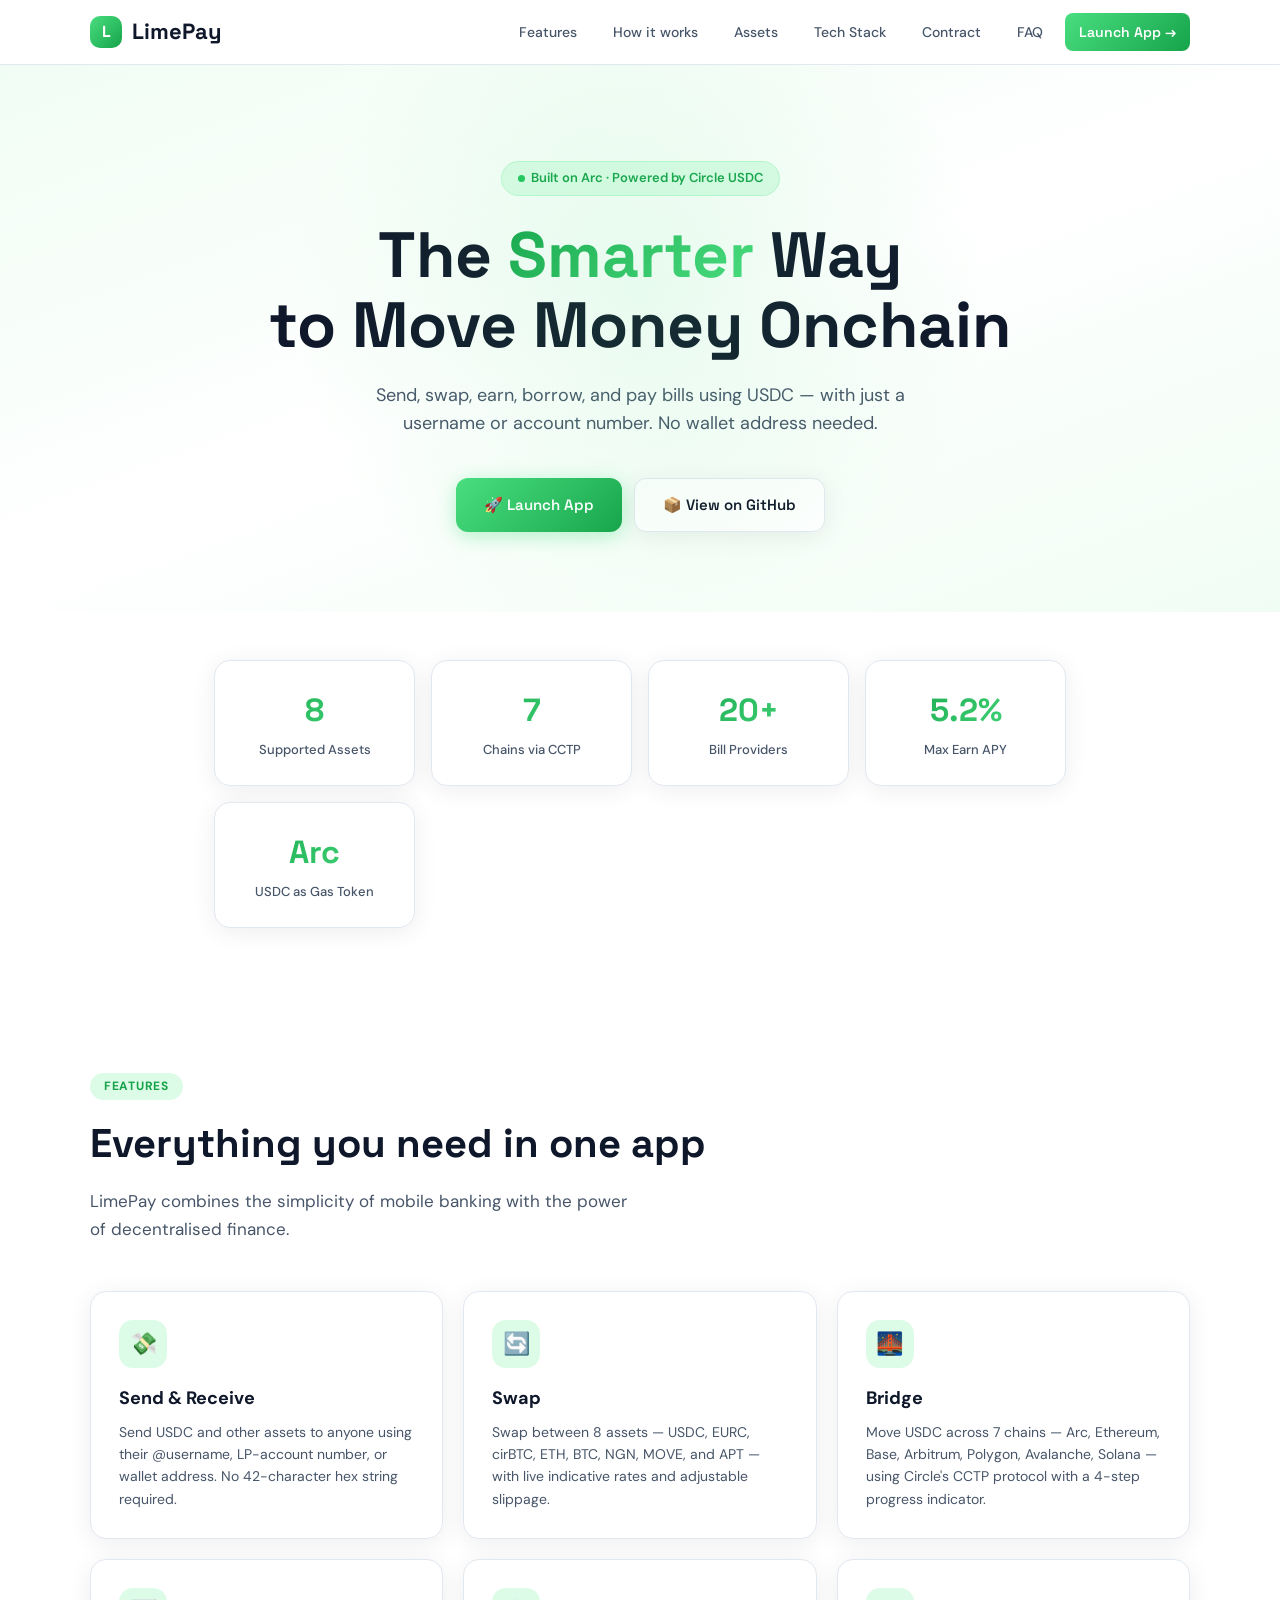
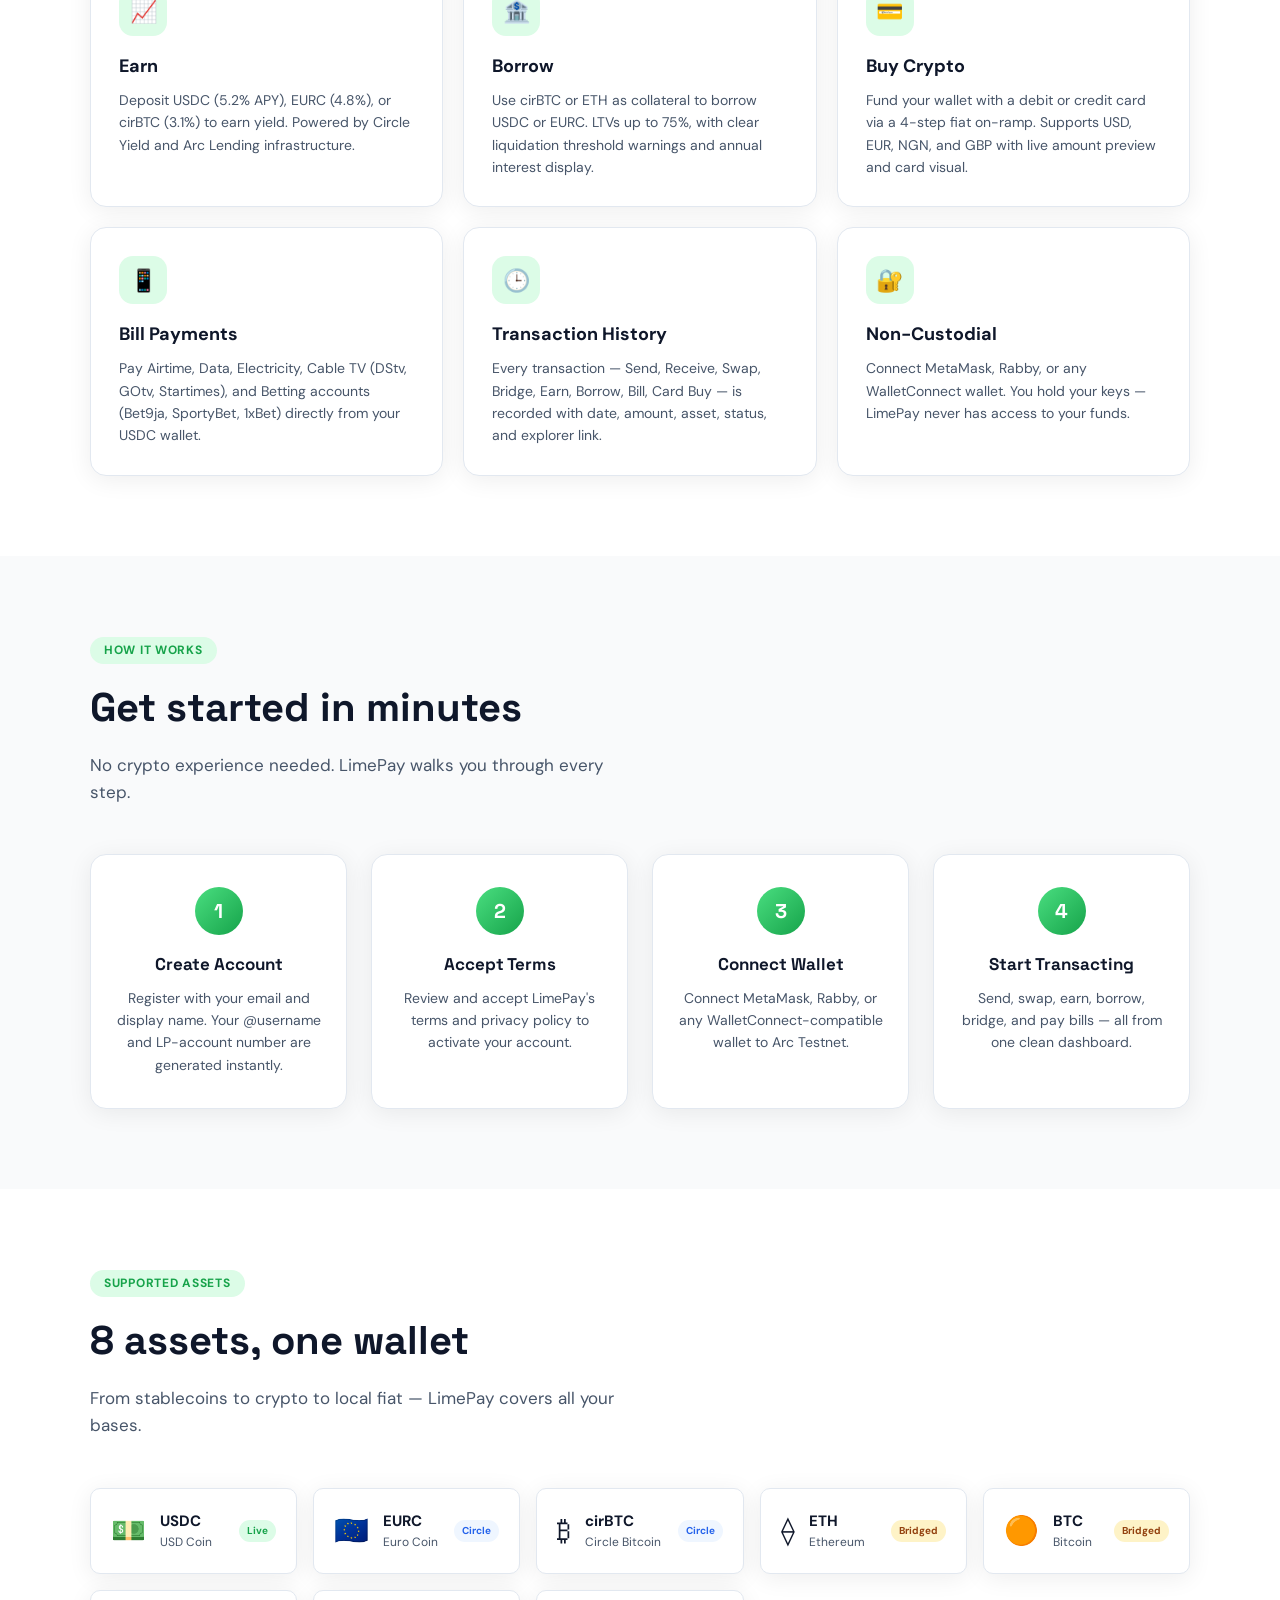
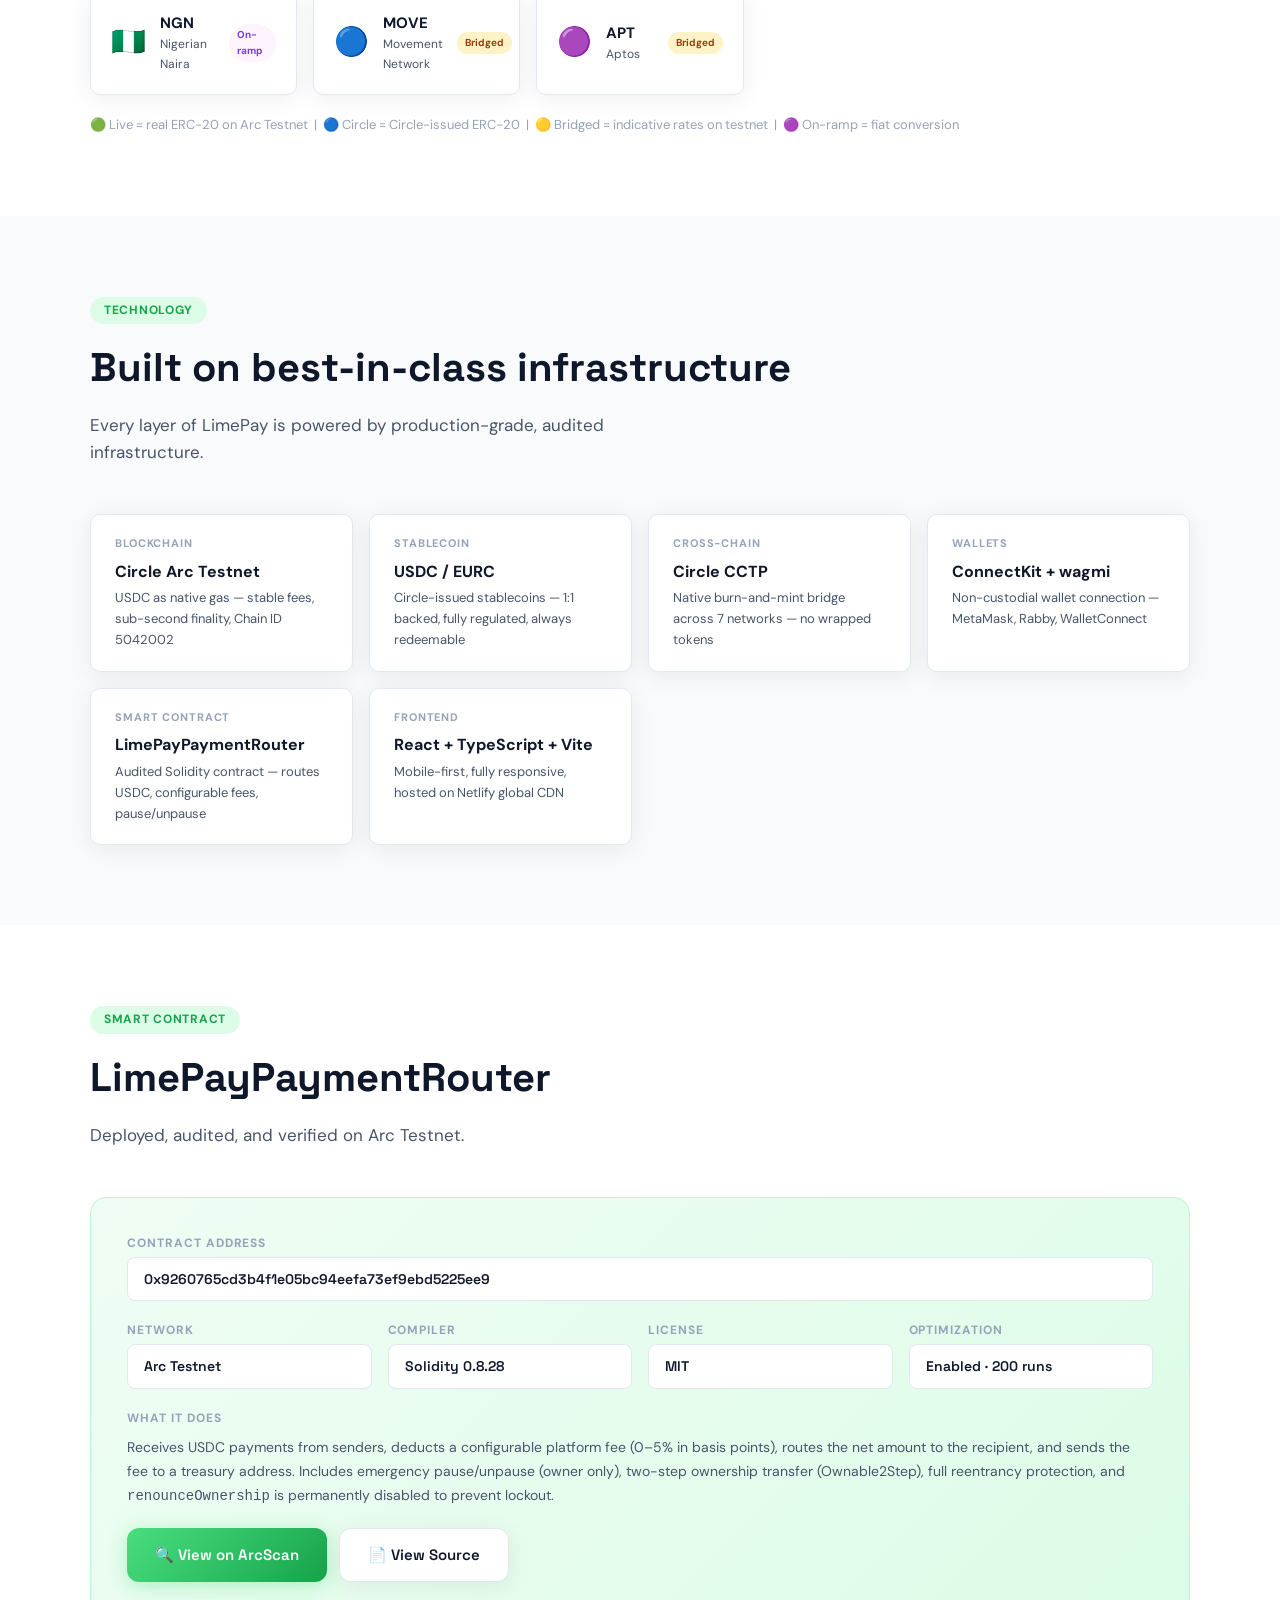
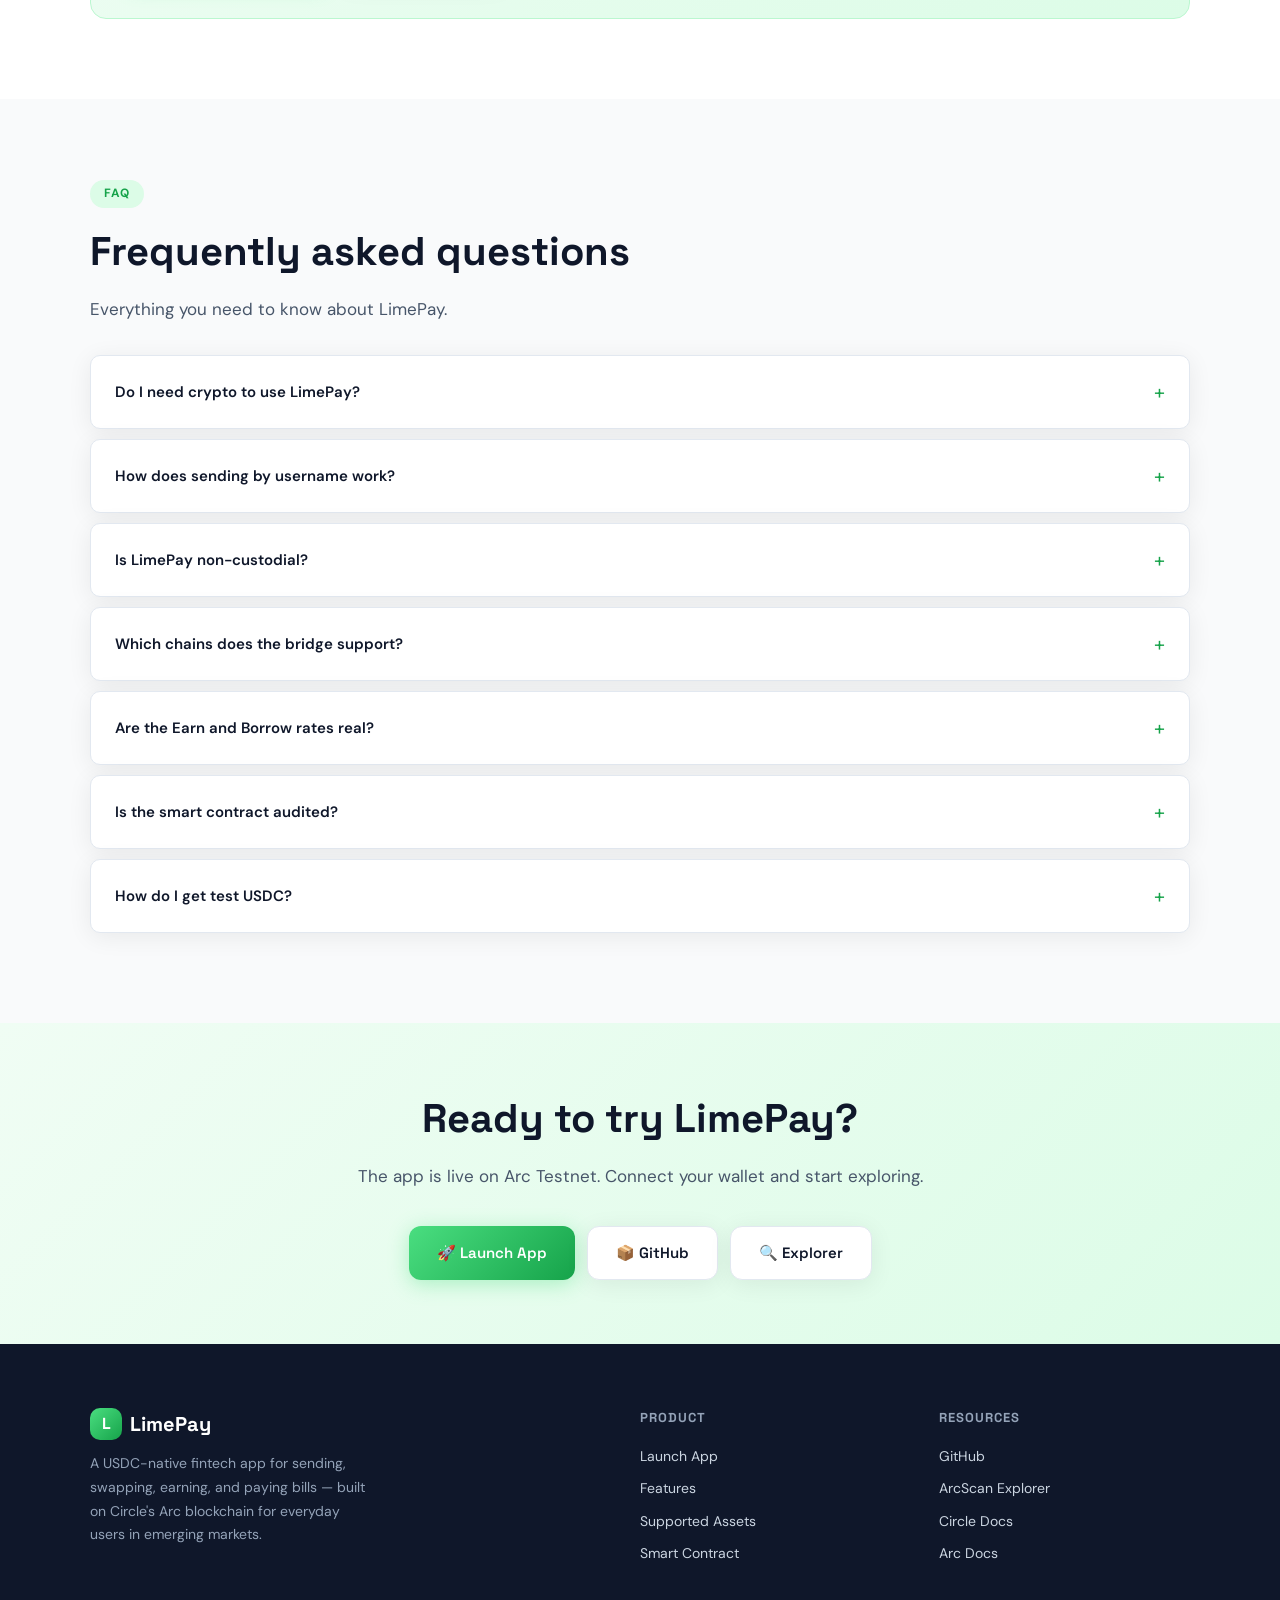
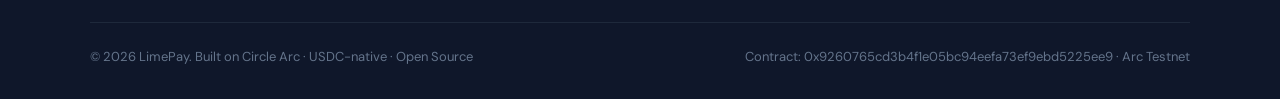
<file: public/docs.html>
<!DOCTYPE html>
<html lang="en">
<head>
  <meta charset="UTF-8" />
  <meta name="viewport" content="width=device-width, initial-scale=1.0" />
  <title>LimePay — Documentation</title>
  <link rel="preconnect" href="https://fonts.googleapis.com" />
  <link rel="preconnect" href="https://fonts.gstatic.com" crossorigin />
  <link href="https://fonts.googleapis.com/css2?family=Space+Grotesk:wght@400;500;600;700&family=DM+Sans:wght@400;500;600&display=swap" rel="stylesheet" />
  <style>
    *, *::before, *::after { box-sizing: border-box; margin: 0; padding: 0; }

    :root {
      --green: #4ade80;
      --green-dark: #16a34a;
      --green-mid: #22c55e;
      --green-soft: #dcfce7;
      --green-glow: rgba(74,222,128,0.15);
      --bg: #ffffff;
      --bg2: #f9fafb;
      --bg3: #f0fdf4;
      --text: #0f172a;
      --text2: #475569;
      --text3: #94a3b8;
      --border: #e2e8f0;
      --shadow: 0 4px 24px rgba(0,0,0,0.07);
      --shadow-lg: 0 8px 40px rgba(0,0,0,0.10);
      --radius: 16px;
      --radius-sm: 10px;
    }

    html { scroll-behavior: smooth; }

    body {
      font-family: 'DM Sans', sans-serif;
      background: var(--bg);
      color: var(--text);
      line-height: 1.6;
      font-size: 16px;
    }

    h1,h2,h3,h4 { font-family: 'Space Grotesk', sans-serif; }

    a { color: var(--green-dark); text-decoration: none; }
    a:hover { text-decoration: underline; }

    /* ── NAV ── */
    nav {
      position: sticky; top: 0; z-index: 100;
      background: rgba(255,255,255,0.92);
      backdrop-filter: blur(12px);
      border-bottom: 1px solid var(--border);
      padding: 0 24px;
    }
    .nav-inner {
      max-width: 1100px; margin: 0 auto;
      display: flex; align-items: center; justify-content: space-between;
      height: 64px;
    }
    .logo {
      display: flex; align-items: center; gap: 10px;
      font-family: 'Space Grotesk', sans-serif;
      font-size: 22px; font-weight: 700; color: var(--text);
    }
    .logo-dot {
      width: 32px; height: 32px; border-radius: 10px;
      background: linear-gradient(135deg, #4ade80, #16a34a);
      display: flex; align-items: center; justify-content: center;
      font-size: 16px; font-weight: 800; color: white;
    }
    .nav-links { display: flex; gap: 8px; }
    .nav-links a {
      padding: 8px 14px; border-radius: 8px;
      font-size: 14px; font-weight: 500; color: var(--text2);
      transition: all .2s;
    }
    .nav-links a:hover { background: var(--bg3); color: var(--green-dark); text-decoration: none; }
    .nav-cta {
      background: linear-gradient(135deg, #4ade80, #16a34a) !important;
      color: white !important; font-weight: 600 !important;
    }
    .nav-cta:hover { opacity: .9; background: linear-gradient(135deg, #4ade80, #16a34a) !important; }

    /* ── HERO ── */
    .hero {
      background: linear-gradient(160deg, #f0fdf4 0%, #ffffff 50%, #f0fdf4 100%);
      padding: 96px 24px 80px;
      text-align: center;
      position: relative; overflow: hidden;
    }
    .hero::before {
      content: '';
      position: absolute; top: -120px; left: 50%; transform: translateX(-50%);
      width: 700px; height: 700px; border-radius: 50%;
      background: radial-gradient(circle, rgba(74,222,128,0.12) 0%, transparent 70%);
      pointer-events: none;
    }
    .hero-badge {
      display: inline-flex; align-items: center; gap: 6px;
      background: var(--green-soft); color: var(--green-dark);
      border: 1px solid #bbf7d0;
      border-radius: 100px; padding: 6px 16px;
      font-size: 13px; font-weight: 600; margin-bottom: 24px;
    }
    .hero-badge span { width: 7px; height: 7px; border-radius: 50%; background: var(--green-mid); display: inline-block; }
    .hero h1 {
      font-size: clamp(36px, 6vw, 64px);
      font-weight: 700; line-height: 1.1;
      color: var(--text); margin-bottom: 20px;
    }
    .hero h1 em {
      font-style: normal;
      background: linear-gradient(135deg, #16a34a, #4ade80);
      -webkit-background-clip: text; -webkit-text-fill-color: transparent;
    }
    .hero p {
      font-size: 18px; color: var(--text2);
      max-width: 580px; margin: 0 auto 40px;
    }
    .hero-buttons { display: flex; gap: 12px; justify-content: center; flex-wrap: wrap; }
    .btn {
      display: inline-flex; align-items: center; gap: 8px;
      padding: 14px 28px; border-radius: 12px;
      font-family: 'Space Grotesk', sans-serif;
      font-size: 15px; font-weight: 600;
      cursor: pointer; transition: all .2s; text-decoration: none !important;
    }
    .btn-primary {
      background: linear-gradient(135deg, #4ade80, #16a34a);
      color: white; box-shadow: 0 4px 20px rgba(74,222,128,0.4);
    }
    .btn-primary:hover { transform: translateY(-2px); box-shadow: 0 8px 30px rgba(74,222,128,0.5); }
    .btn-outline {
      background: white; color: var(--text);
      border: 1.5px solid var(--border);
      box-shadow: var(--shadow);
    }
    .btn-outline:hover { border-color: var(--green); background: var(--bg3); }

    /* ── STATS ── */
    .stats {
      display: grid; grid-template-columns: repeat(auto-fit, minmax(160px, 1fr));
      gap: 16px; max-width: 900px; margin: 0 auto;
      padding: 48px 24px 0;
    }
    .stat-card {
      background: white; border: 1px solid var(--border);
      border-radius: var(--radius); padding: 24px 20px;
      text-align: center; box-shadow: var(--shadow);
    }
    .stat-num {
      font-family: 'Space Grotesk', sans-serif;
      font-size: 32px; font-weight: 700;
      background: linear-gradient(135deg, #16a34a, #4ade80);
      -webkit-background-clip: text; -webkit-text-fill-color: transparent;
    }
    .stat-label { font-size: 13px; color: var(--text2); margin-top: 4px; font-weight: 500; }

    /* ── SECTION ── */
    section { padding: 80px 24px; }
    .section-inner { max-width: 1100px; margin: 0 auto; }
    .section-tag {
      display: inline-block;
      background: var(--green-soft); color: var(--green-dark);
      border-radius: 100px; padding: 4px 14px;
      font-size: 12px; font-weight: 700; letter-spacing: .06em;
      text-transform: uppercase; margin-bottom: 12px;
    }
    .section-title {
      font-size: clamp(26px, 4vw, 40px);
      font-weight: 700; margin-bottom: 12px; color: var(--text);
    }
    .section-sub { font-size: 17px; color: var(--text2); max-width: 540px; margin-bottom: 48px; }

    /* ── FEATURES GRID ── */
    .features-grid {
      display: grid;
      grid-template-columns: repeat(auto-fit, minmax(300px, 1fr));
      gap: 20px;
    }
    .feature-card {
      background: white; border: 1px solid var(--border);
      border-radius: var(--radius); padding: 28px;
      box-shadow: var(--shadow);
      transition: transform .2s, box-shadow .2s;
    }
    .feature-card:hover { transform: translateY(-4px); box-shadow: var(--shadow-lg); }
    .feature-icon {
      width: 48px; height: 48px; border-radius: 14px;
      background: var(--green-soft); color: var(--green-dark);
      display: flex; align-items: center; justify-content: center;
      font-size: 22px; margin-bottom: 16px;
    }
    .feature-title { font-size: 18px; font-weight: 700; margin-bottom: 8px; }
    .feature-desc { font-size: 14px; color: var(--text2); line-height: 1.6; }

    /* ── HOW IT WORKS ── */
    .bg-alt { background: var(--bg2); }
    .steps { display: grid; grid-template-columns: repeat(auto-fit, minmax(220px, 1fr)); gap: 24px; }
    .step {
      background: white; border-radius: var(--radius);
      padding: 32px 24px; text-align: center;
      border: 1px solid var(--border); box-shadow: var(--shadow);
      position: relative;
    }
    .step-num {
      width: 48px; height: 48px; border-radius: 50%;
      background: linear-gradient(135deg, #4ade80, #16a34a);
      color: white; font-family: 'Space Grotesk', sans-serif;
      font-size: 20px; font-weight: 700;
      display: flex; align-items: center; justify-content: center;
      margin: 0 auto 16px;
    }
    .step h3 { font-size: 17px; font-weight: 700; margin-bottom: 8px; }
    .step p { font-size: 14px; color: var(--text2); }

    /* ── ASSETS TABLE ── */
    .assets-grid {
      display: grid; grid-template-columns: repeat(auto-fill, minmax(200px, 1fr));
      gap: 16px;
    }
    .asset-card {
      background: white; border: 1px solid var(--border);
      border-radius: var(--radius-sm); padding: 20px;
      display: flex; align-items: center; gap: 14px;
      box-shadow: var(--shadow); transition: transform .2s;
    }
    .asset-card:hover { transform: translateY(-2px); }
    .asset-emoji { font-size: 28px; }
    .asset-name { font-weight: 700; font-size: 15px; }
    .asset-full { font-size: 12px; color: var(--text2); }
    .asset-badge {
      margin-left: auto;
      font-size: 10px; font-weight: 700;
      padding: 3px 8px; border-radius: 100px;
    }
    .badge-live { background: #dcfce7; color: #16a34a; }
    .badge-circle { background: #eff6ff; color: #2563eb; }
    .badge-bridge { background: #fef3c7; color: #92400e; }
    .badge-onramp { background: #fdf4ff; color: #7c3aed; }

    /* ── TECH STACK ── */
    .tech-grid {
      display: grid; grid-template-columns: repeat(auto-fill, minmax(240px, 1fr));
      gap: 16px;
    }
    .tech-card {
      background: white; border: 1px solid var(--border);
      border-radius: var(--radius-sm); padding: 20px 24px;
      box-shadow: var(--shadow);
    }
    .tech-layer { font-size: 11px; font-weight: 700; color: var(--text3); text-transform: uppercase; letter-spacing: .08em; margin-bottom: 6px; }
    .tech-name { font-size: 16px; font-weight: 700; margin-bottom: 4px; }
    .tech-desc { font-size: 13px; color: var(--text2); }

    /* ── CONTRACT ── */
    .contract-box {
      background: linear-gradient(135deg, #f0fdf4, #dcfce7);
      border: 1.5px solid #bbf7d0;
      border-radius: var(--radius); padding: 36px;
      display: flex; flex-direction: column; gap: 20px;
    }
    .contract-row { display: flex; gap: 16px; flex-wrap: wrap; align-items: flex-start; }
    .contract-label { font-size: 12px; font-weight: 700; color: var(--text3); text-transform: uppercase; letter-spacing: .08em; margin-bottom: 4px; }
    .contract-value {
      font-family: 'Space Grotesk', sans-serif;
      font-size: 14px; font-weight: 600; color: var(--text);
      background: white; border: 1px solid var(--border);
      border-radius: 8px; padding: 10px 16px;
      word-break: break-all;
    }
    .contract-meta { display: grid; grid-template-columns: repeat(auto-fit, minmax(160px, 1fr)); gap: 16px; }

    /* ── FAQ ── */
    details {
      background: white; border: 1px solid var(--border);
      border-radius: var(--radius-sm); margin-bottom: 10px;
      overflow: hidden; box-shadow: var(--shadow);
    }
    summary {
      padding: 20px 24px; cursor: pointer;
      font-weight: 600; font-size: 15px;
      display: flex; justify-content: space-between; align-items: center;
      list-style: none;
    }
    summary::-webkit-details-marker { display: none; }
    summary::after { content: '+'; font-size: 20px; color: var(--green-dark); font-weight: 400; }
    details[open] summary::after { content: '−'; }
    details[open] summary { color: var(--green-dark); }
    .faq-body { padding: 0 24px 20px; font-size: 14px; color: var(--text2); line-height: 1.7; }

    /* ── FOOTER ── */
    footer {
      background: var(--text); color: white;
      padding: 64px 24px 32px;
    }
    .footer-inner { max-width: 1100px; margin: 0 auto; }
    .footer-top { display: grid; grid-template-columns: 2fr 1fr 1fr; gap: 48px; margin-bottom: 48px; }
    .footer-brand p { color: #94a3b8; font-size: 14px; margin-top: 12px; max-width: 280px; line-height: 1.7; }
    .footer-col h4 { font-size: 13px; font-weight: 700; color: #94a3b8; text-transform: uppercase; letter-spacing: .08em; margin-bottom: 16px; }
    .footer-col a { display: block; color: #cbd5e1; font-size: 14px; margin-bottom: 10px; }
    .footer-col a:hover { color: var(--green); text-decoration: none; }
    .footer-bottom { border-top: 1px solid #1e293b; padding-top: 24px; display: flex; justify-content: space-between; align-items: center; flex-wrap: wrap; gap: 12px; }
    .footer-bottom p { color: #64748b; font-size: 13px; }
    .footer-logo { font-family: 'Space Grotesk', sans-serif; font-size: 20px; font-weight: 700; display: flex; align-items: center; gap: 8px; color: white; }

    @media (max-width: 768px) {
      .nav-links { display: none; }
      .footer-top { grid-template-columns: 1fr; gap: 32px; }
      .hero { padding: 72px 20px 56px; }
      section { padding: 60px 20px; }
      .contract-row { flex-direction: column; }
    }
  </style>
</head>
<body>

<!-- NAV -->
<nav>
  <div class="nav-inner">
    <div class="logo">
      <div class="logo-dot">L</div>
      LimePay
    </div>
    <div class="nav-links">
      <a href="#features">Features</a>
      <a href="#how-it-works">How it works</a>
      <a href="#assets">Assets</a>
      <a href="#tech">Tech Stack</a>
      <a href="#contract">Contract</a>
      <a href="#faq">FAQ</a>
      <a href="https://limepay.netlify.app" class="btn-cta nav-cta btn">Launch App →</a>
    </div>
  </div>
</nav>

<!-- HERO -->
<div class="hero">
  <div class="hero-badge"><span></span> Built on Arc · Powered by Circle USDC</div>
  <h1>The <em>Smarter</em> Way<br/>to Move Money Onchain</h1>
  <p>Send, swap, earn, borrow, and pay bills using USDC — with just a username or account number. No wallet address needed.</p>
  <div class="hero-buttons">
    <a href="https://limepay.netlify.app" class="btn btn-primary">🚀 Launch App</a>
    <a href="https://github.com/BennieAdams/LimePay" class="btn btn-outline">📦 View on GitHub</a>
  </div>
</div>

<!-- STATS -->
<div style="background:white; padding: 0 24px 64px;">
  <div class="stats">
    <div class="stat-card"><div class="stat-num">8</div><div class="stat-label">Supported Assets</div></div>
    <div class="stat-card"><div class="stat-num">7</div><div class="stat-label">Chains via CCTP</div></div>
    <div class="stat-card"><div class="stat-num">20+</div><div class="stat-label">Bill Providers</div></div>
    <div class="stat-card"><div class="stat-num">5.2%</div><div class="stat-label">Max Earn APY</div></div>
    <div class="stat-card"><div class="stat-num">Arc</div><div class="stat-label">USDC as Gas Token</div></div>
  </div>
</div>

<!-- FEATURES -->
<section id="features">
  <div class="section-inner">
    <div class="section-tag">Features</div>
    <h2 class="section-title">Everything you need in one app</h2>
    <p class="section-sub">LimePay combines the simplicity of mobile banking with the power of decentralised finance.</p>
    <div class="features-grid">
      <div class="feature-card">
        <div class="feature-icon">💸</div>
        <div class="feature-title">Send & Receive</div>
        <div class="feature-desc">Send USDC and other assets to anyone using their @username, LP-account number, or wallet address. No 42-character hex string required.</div>
      </div>
      <div class="feature-card">
        <div class="feature-icon">🔄</div>
        <div class="feature-title">Swap</div>
        <div class="feature-desc">Swap between 8 assets — USDC, EURC, cirBTC, ETH, BTC, NGN, MOVE, and APT — with live indicative rates and adjustable slippage.</div>
      </div>
      <div class="feature-card">
        <div class="feature-icon">🌉</div>
        <div class="feature-title">Bridge</div>
        <div class="feature-desc">Move USDC across 7 chains — Arc, Ethereum, Base, Arbitrum, Polygon, Avalanche, Solana — using Circle's CCTP protocol with a 4-step progress indicator.</div>
      </div>
      <div class="feature-card">
        <div class="feature-icon">📈</div>
        <div class="feature-title">Earn</div>
        <div class="feature-desc">Deposit USDC (5.2% APY), EURC (4.8%), or cirBTC (3.1%) to earn yield. Powered by Circle Yield and Arc Lending infrastructure.</div>
      </div>
      <div class="feature-card">
        <div class="feature-icon">🏦</div>
        <div class="feature-title">Borrow</div>
        <div class="feature-desc">Use cirBTC or ETH as collateral to borrow USDC or EURC. LTVs up to 75%, with clear liquidation threshold warnings and annual interest display.</div>
      </div>
      <div class="feature-card">
        <div class="feature-icon">💳</div>
        <div class="feature-title">Buy Crypto</div>
        <div class="feature-desc">Fund your wallet with a debit or credit card via a 4-step fiat on-ramp. Supports USD, EUR, NGN, and GBP with live amount preview and card visual.</div>
      </div>
      <div class="feature-card">
        <div class="feature-icon">📱</div>
        <div class="feature-title">Bill Payments</div>
        <div class="feature-desc">Pay Airtime, Data, Electricity, Cable TV (DStv, GOtv, Startimes), and Betting accounts (Bet9ja, SportyBet, 1xBet) directly from your USDC wallet.</div>
      </div>
      <div class="feature-card">
        <div class="feature-icon">🕒</div>
        <div class="feature-title">Transaction History</div>
        <div class="feature-desc">Every transaction — Send, Receive, Swap, Bridge, Earn, Borrow, Bill, Card Buy — is recorded with date, amount, asset, status, and explorer link.</div>
      </div>
      <div class="feature-card">
        <div class="feature-icon">🔐</div>
        <div class="feature-title">Non-Custodial</div>
        <div class="feature-desc">Connect MetaMask, Rabby, or any WalletConnect wallet. You hold your keys — LimePay never has access to your funds.</div>
      </div>
    </div>
  </div>
</section>

<!-- HOW IT WORKS -->
<section id="how-it-works" class="bg-alt">
  <div class="section-inner">
    <div class="section-tag">How it works</div>
    <h2 class="section-title">Get started in minutes</h2>
    <p class="section-sub">No crypto experience needed. LimePay walks you through every step.</p>
    <div class="steps">
      <div class="step">
        <div class="step-num">1</div>
        <h3>Create Account</h3>
        <p>Register with your email and display name. Your @username and LP-account number are generated instantly.</p>
      </div>
      <div class="step">
        <div class="step-num">2</div>
        <h3>Accept Terms</h3>
        <p>Review and accept LimePay's terms and privacy policy to activate your account.</p>
      </div>
      <div class="step">
        <div class="step-num">3</div>
        <h3>Connect Wallet</h3>
        <p>Connect MetaMask, Rabby, or any WalletConnect-compatible wallet to Arc Testnet.</p>
      </div>
      <div class="step">
        <div class="step-num">4</div>
        <h3>Start Transacting</h3>
        <p>Send, swap, earn, borrow, bridge, and pay bills — all from one clean dashboard.</p>
      </div>
    </div>
  </div>
</section>

<!-- ASSETS -->
<section id="assets">
  <div class="section-inner">
    <div class="section-tag">Supported Assets</div>
    <h2 class="section-title">8 assets, one wallet</h2>
    <p class="section-sub">From stablecoins to crypto to local fiat — LimePay covers all your bases.</p>
    <div class="assets-grid">
      <div class="asset-card"><div class="asset-emoji">💵</div><div><div class="asset-name">USDC</div><div class="asset-full">USD Coin</div></div><span class="asset-badge badge-live">Live</span></div>
      <div class="asset-card"><div class="asset-emoji">🇪🇺</div><div><div class="asset-name">EURC</div><div class="asset-full">Euro Coin</div></div><span class="asset-badge badge-circle">Circle</span></div>
      <div class="asset-card"><div class="asset-emoji">₿</div><div><div class="asset-name">cirBTC</div><div class="asset-full">Circle Bitcoin</div></div><span class="asset-badge badge-circle">Circle</span></div>
      <div class="asset-card"><div class="asset-emoji">⟠</div><div><div class="asset-name">ETH</div><div class="asset-full">Ethereum</div></div><span class="asset-badge badge-bridge">Bridged</span></div>
      <div class="asset-card"><div class="asset-emoji">🟠</div><div><div class="asset-name">BTC</div><div class="asset-full">Bitcoin</div></div><span class="asset-badge badge-bridge">Bridged</span></div>
      <div class="asset-card"><div class="asset-emoji">🇳🇬</div><div><div class="asset-name">NGN</div><div class="asset-full">Nigerian Naira</div></div><span class="asset-badge badge-onramp">On-ramp</span></div>
      <div class="asset-card"><div class="asset-emoji">🔵</div><div><div class="asset-name">MOVE</div><div class="asset-full">Movement Network</div></div><span class="asset-badge badge-bridge">Bridged</span></div>
      <div class="asset-card"><div class="asset-emoji">🟣</div><div><div class="asset-name">APT</div><div class="asset-full">Aptos</div></div><span class="asset-badge badge-bridge">Bridged</span></div>
    </div>
    <p style="margin-top:20px; font-size:13px; color:var(--text3);">🟢 Live = real ERC-20 on Arc Testnet &nbsp;|&nbsp; 🔵 Circle = Circle-issued ERC-20 &nbsp;|&nbsp; 🟡 Bridged = indicative rates on testnet &nbsp;|&nbsp; 🟣 On-ramp = fiat conversion</p>
  </div>
</section>

<!-- TECH STACK -->
<section id="tech" class="bg-alt">
  <div class="section-inner">
    <div class="section-tag">Technology</div>
    <h2 class="section-title">Built on best-in-class infrastructure</h2>
    <p class="section-sub">Every layer of LimePay is powered by production-grade, audited infrastructure.</p>
    <div class="tech-grid">
      <div class="tech-card"><div class="tech-layer">Blockchain</div><div class="tech-name">Circle Arc Testnet</div><div class="tech-desc">USDC as native gas — stable fees, sub-second finality, Chain ID 5042002</div></div>
      <div class="tech-card"><div class="tech-layer">Stablecoin</div><div class="tech-name">USDC / EURC</div><div class="tech-desc">Circle-issued stablecoins — 1:1 backed, fully regulated, always redeemable</div></div>
      <div class="tech-card"><div class="tech-layer">Cross-chain</div><div class="tech-name">Circle CCTP</div><div class="tech-desc">Native burn-and-mint bridge across 7 networks — no wrapped tokens</div></div>
      <div class="tech-card"><div class="tech-layer">Wallets</div><div class="tech-name">ConnectKit + wagmi</div><div class="tech-desc">Non-custodial wallet connection — MetaMask, Rabby, WalletConnect</div></div>
      <div class="tech-card"><div class="tech-layer">Smart Contract</div><div class="tech-name">LimePayPaymentRouter</div><div class="tech-desc">Audited Solidity contract — routes USDC, configurable fees, pause/unpause</div></div>
      <div class="tech-card"><div class="tech-layer">Frontend</div><div class="tech-name">React + TypeScript + Vite</div><div class="tech-desc">Mobile-first, fully responsive, hosted on Netlify global CDN</div></div>
    </div>
  </div>
</section>

<!-- CONTRACT -->
<section id="contract">
  <div class="section-inner">
    <div class="section-tag">Smart Contract</div>
    <h2 class="section-title">LimePayPaymentRouter</h2>
    <p class="section-sub">Deployed, audited, and verified on Arc Testnet.</p>
    <div class="contract-box">
      <div>
        <div class="contract-label">Contract Address</div>
        <div class="contract-value">0x9260765cd3b4f1e05bc94eefa73ef9ebd5225ee9</div>
      </div>
      <div class="contract-meta">
        <div><div class="contract-label">Network</div><div class="contract-value">Arc Testnet</div></div>
        <div><div class="contract-label">Compiler</div><div class="contract-value">Solidity 0.8.28</div></div>
        <div><div class="contract-label">License</div><div class="contract-value">MIT</div></div>
        <div><div class="contract-label">Optimization</div><div class="contract-value">Enabled · 200 runs</div></div>
      </div>
      <div>
        <div class="contract-label">What it does</div>
        <p style="font-size:14px; color:var(--text2); line-height:1.7; margin-top:8px;">
          Receives USDC payments from senders, deducts a configurable platform fee (0–5% in basis points), routes the net amount to the recipient, and sends the fee to a treasury address. Includes emergency pause/unpause (owner only), two-step ownership transfer (Ownable2Step), full reentrancy protection, and <code>renounceOwnership</code> is permanently disabled to prevent lockout.
        </p>
      </div>
      <div style="display:flex; gap:12px; flex-wrap:wrap;">
        <a href="https://testnet.arcscan.app/address/0x9260765cd3b4f1e05bc94eefa73ef9ebd5225ee9" class="btn btn-primary" target="_blank">🔍 View on ArcScan</a>
        <a href="https://github.com/BennieAdams/LimePay/blob/main/contracts/LimePayPaymentRouter.sol" class="btn btn-outline" target="_blank">📄 View Source</a>
      </div>
    </div>
  </div>
</section>

<!-- FAQ -->
<section id="faq" class="bg-alt">
  <div class="section-inner">
    <div class="section-tag">FAQ</div>
    <h2 class="section-title">Frequently asked questions</h2>
    <p class="section-sub" style="margin-bottom:32px;">Everything you need to know about LimePay.</p>

    <details>
      <summary>Do I need crypto to use LimePay?</summary>
      <div class="faq-body">You need a small amount of USDC on Arc Testnet for gas fees (since Arc uses USDC as its native gas token). You can get free test USDC from the "Get test USDC" button inside the app or from the Arc Testnet faucet. No ETH or other gas tokens are ever needed.</div>
    </details>
    <details>
      <summary>How does sending by username work?</summary>
      <div class="faq-body">When you register on LimePay, you get a unique @username (e.g. @john_doe) and an LP-account number (e.g. LP-12345678). Other users can type your username or account number in the Send page to resolve it to your wallet address automatically — no copying and pasting of 42-character hex addresses.</div>
    </details>
    <details>
      <summary>Is LimePay non-custodial?</summary>
      <div class="faq-body">Yes. LimePay never holds your funds. You connect your own wallet (MetaMask, Rabby, etc.) and sign every transaction yourself. LimePay's smart contract only routes payments — it cannot move funds without your wallet approval.</div>
    </details>
    <details>
      <summary>Which chains does the bridge support?</summary>
      <div class="faq-body">LimePay's Bridge uses Circle's CCTP protocol and supports: Arc Testnet, Ethereum Sepolia, Base Sepolia, Arbitrum Sepolia, Polygon Amoy, Avalanche Fuji, and Solana Devnet — 7 chains in total.</div>
    </details>
    <details>
      <summary>Are the Earn and Borrow rates real?</summary>
      <div class="faq-body">On testnet the rates are indicative (USDC 5.2% APY, EURC 4.8%, cirBTC 3.1%). They represent what the protocol targets for mainnet deployment using Circle Yield and Arc Lending. Actual mainnet rates will depend on market conditions.</div>
    </details>
    <details>
      <summary>Is the smart contract audited?</summary>
      <div class="faq-body">Yes. The LimePayPaymentRouter was reviewed for security issues including reentrancy, ownership attacks, and pause lockouts. All findings were fixed before deployment. Slither static analysis returned 0 findings and 49/49 forge unit tests pass including fuzz and invariant tests. Note: this is a testnet contract — an independent third-party audit is recommended before mainnet deployment.</div>
    </details>
    <details>
      <summary>How do I get test USDC?</summary>
      <div class="faq-body">Inside the LimePay app, click "Get test USDC" in the sidebar. This drips ERC-20 USDC directly to your connected wallet address on Arc Testnet — free, instant, no external faucet needed.</div>
    </details>
  </div>
</section>

<!-- LINKS -->
<section style="padding: 64px 24px; text-align:center; background: linear-gradient(135deg, #f0fdf4, #dcfce7);">
  <div class="section-inner" style="max-width:700px;">
    <h2 class="section-title">Ready to try LimePay?</h2>
    <p style="color:var(--text2); font-size:17px; margin-bottom:36px;">The app is live on Arc Testnet. Connect your wallet and start exploring.</p>
    <div style="display:flex; gap:12px; justify-content:center; flex-wrap:wrap;">
      <a href="https://limepay.netlify.app" class="btn btn-primary">🚀 Launch App</a>
      <a href="https://github.com/BennieAdams/LimePay" class="btn btn-outline">📦 GitHub</a>
      <a href="https://testnet.arcscan.app/address/0x9260765cd3b4f1e05bc94eefa73ef9ebd5225ee9" class="btn btn-outline">🔍 Explorer</a>
    </div>
  </div>
</section>

<!-- FOOTER -->
<footer>
  <div class="footer-inner">
    <div class="footer-top">
      <div class="footer-brand">
        <div class="footer-logo">
          <div class="logo-dot">L</div>
          LimePay
        </div>
        <p>A USDC-native fintech app for sending, swapping, earning, and paying bills — built on Circle's Arc blockchain for everyday users in emerging markets.</p>
      </div>
      <div class="footer-col">
        <h4>Product</h4>
        <a href="https://limepay.netlify.app">Launch App</a>
        <a href="#features">Features</a>
        <a href="#assets">Supported Assets</a>
        <a href="#contract">Smart Contract</a>
      </div>
      <div class="footer-col">
        <h4>Resources</h4>
        <a href="https://github.com/BennieAdams/LimePay">GitHub</a>
        <a href="https://testnet.arcscan.app/address/0x9260765cd3b4f1e05bc94eefa73ef9ebd5225ee9">ArcScan Explorer</a>
        <a href="https://developers.circle.com">Circle Docs</a>
        <a href="https://docs.arc.io">Arc Docs</a>
      </div>
    </div>
    <div class="footer-bottom">
      <p>© 2026 LimePay. Built on Circle Arc · USDC-native · Open Source</p>
      <p>Contract: 0x9260765cd3b4f1e05bc94eefa73ef9ebd5225ee9 · Arc Testnet</p>
    </div>
  </div>
</footer>

</body>
</html>
</file>
